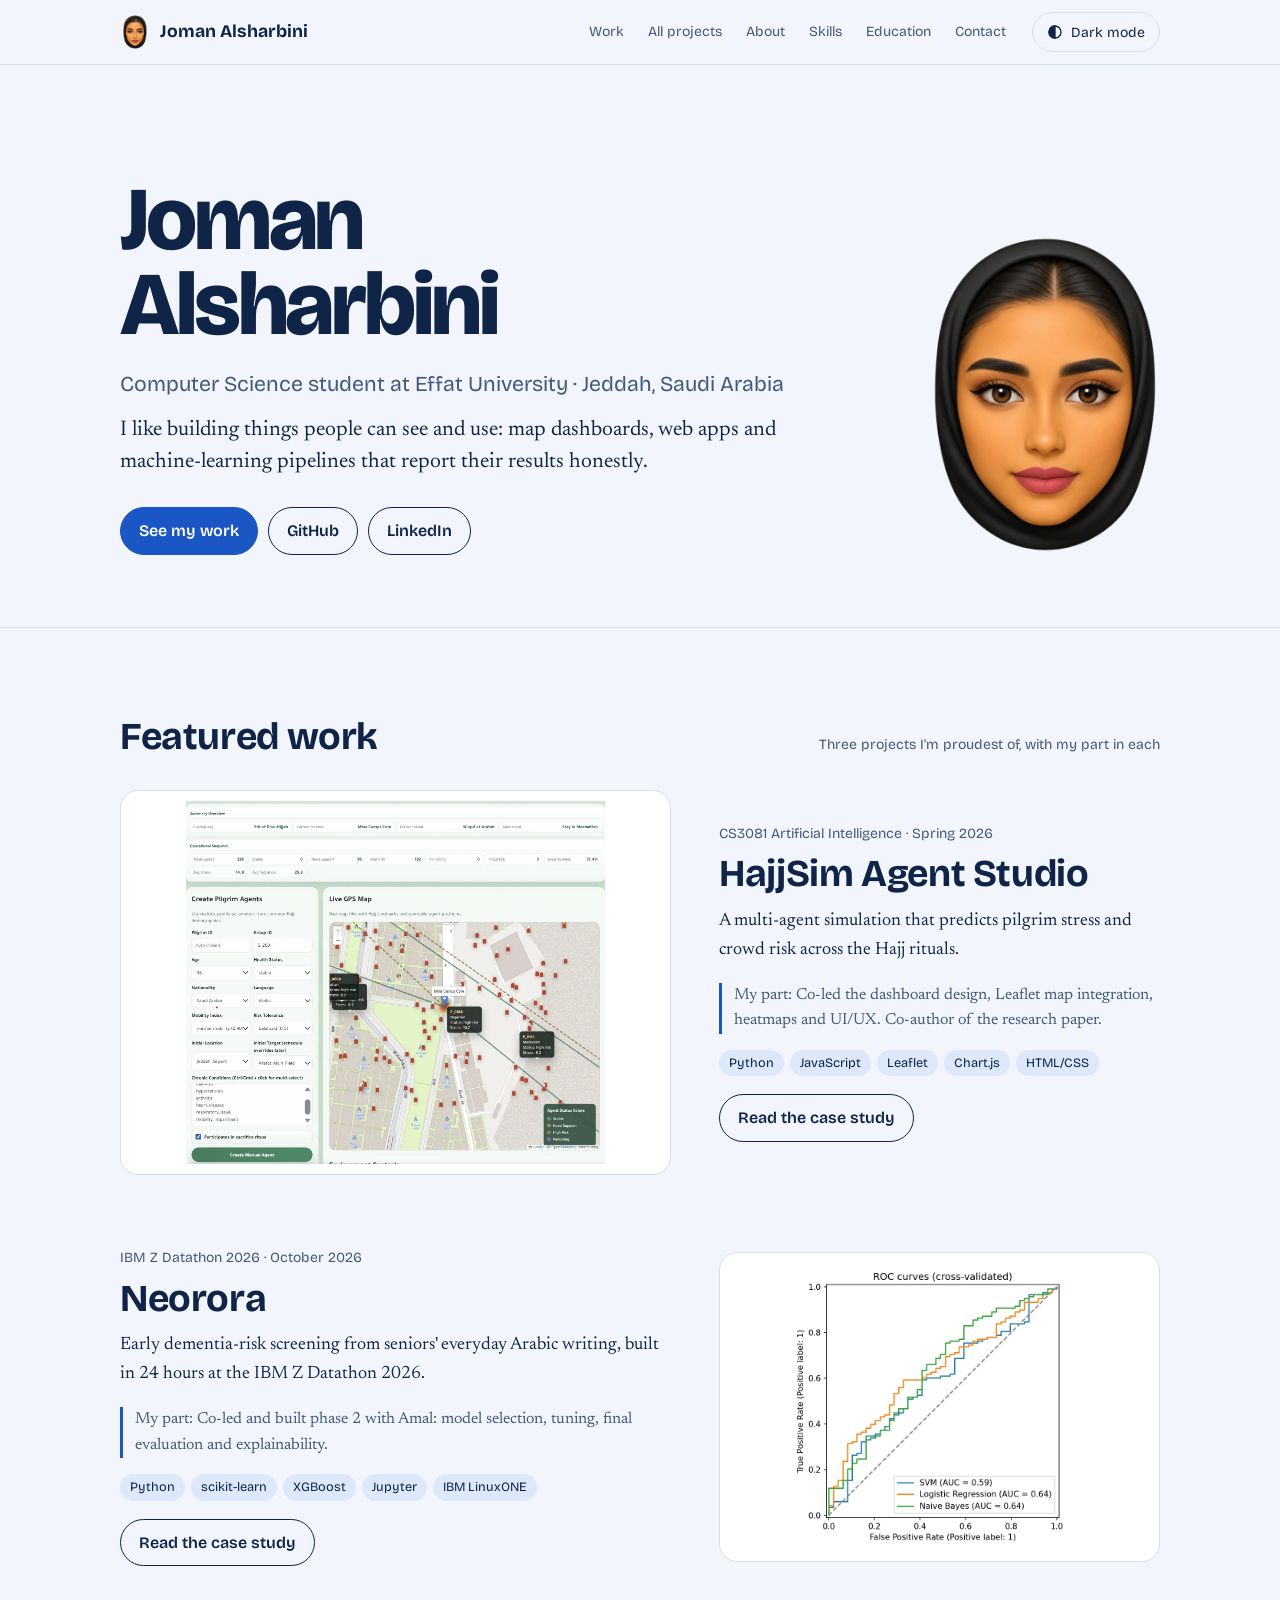
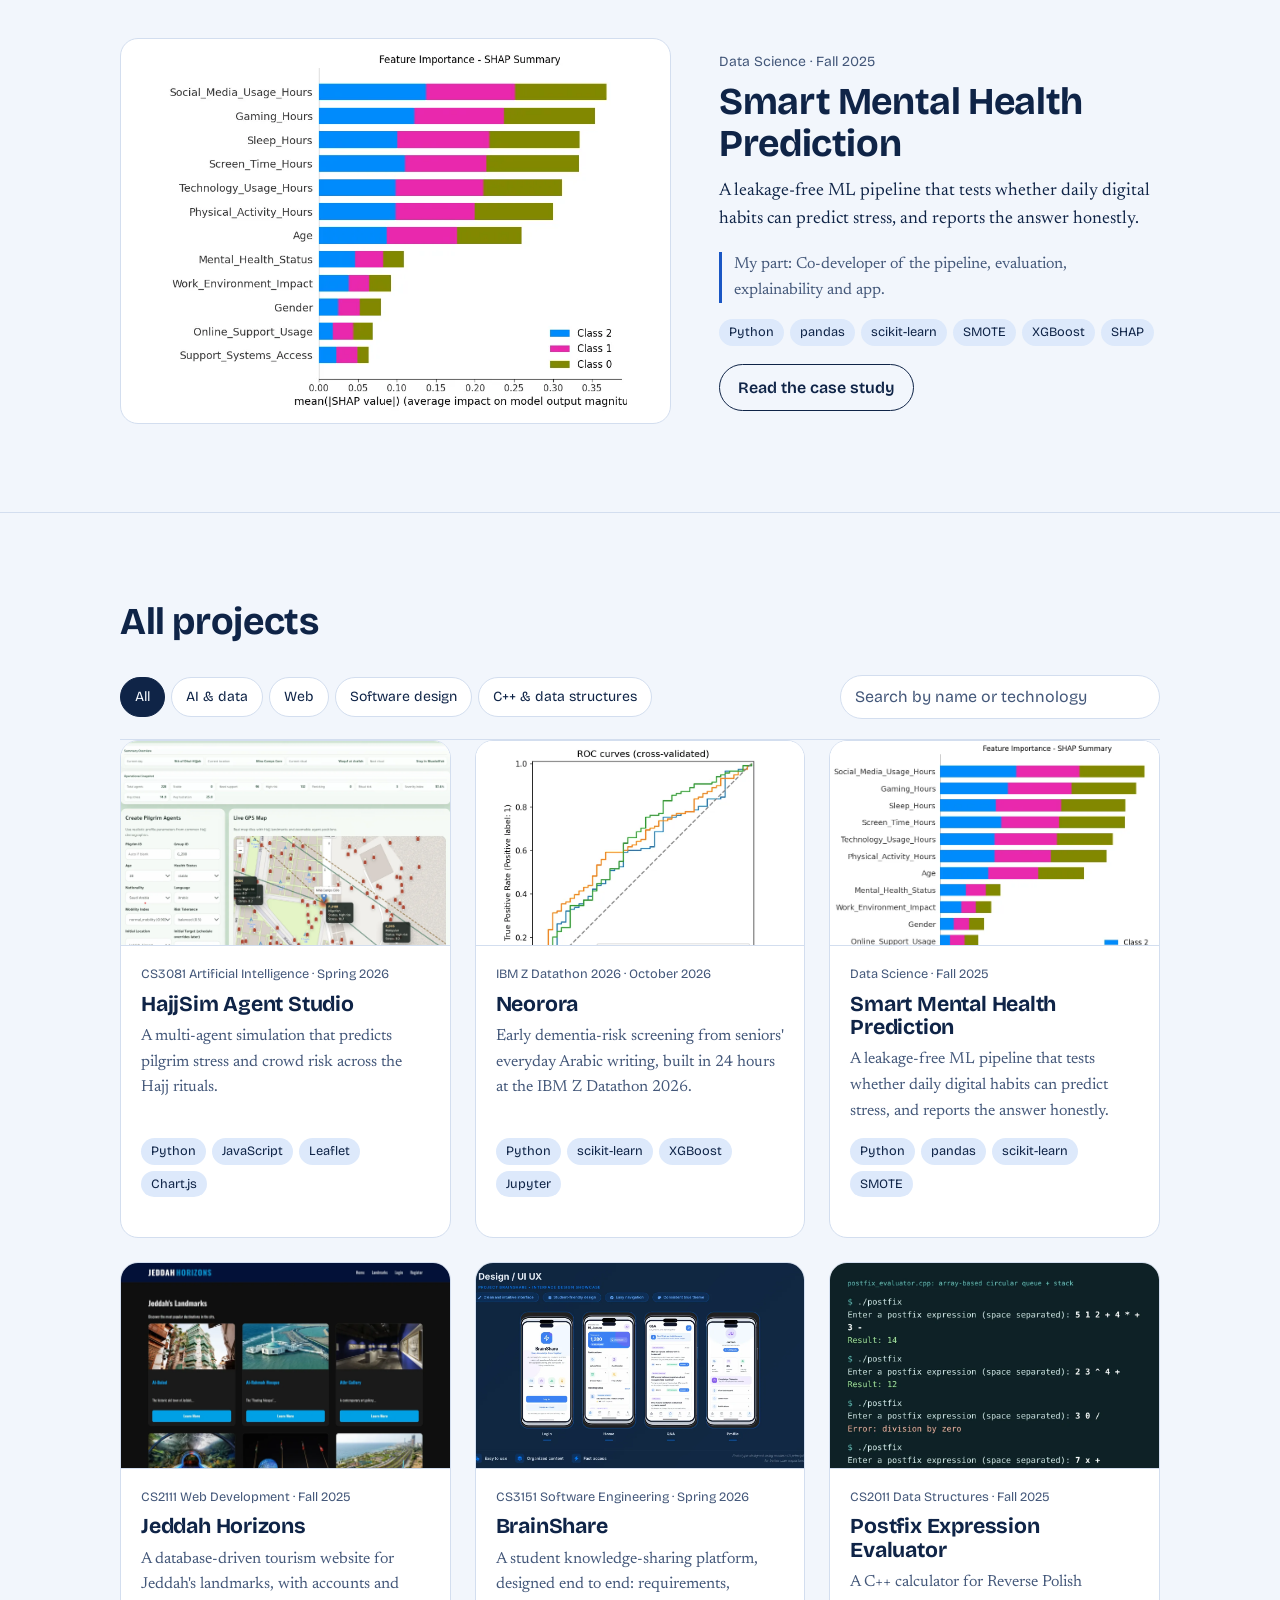
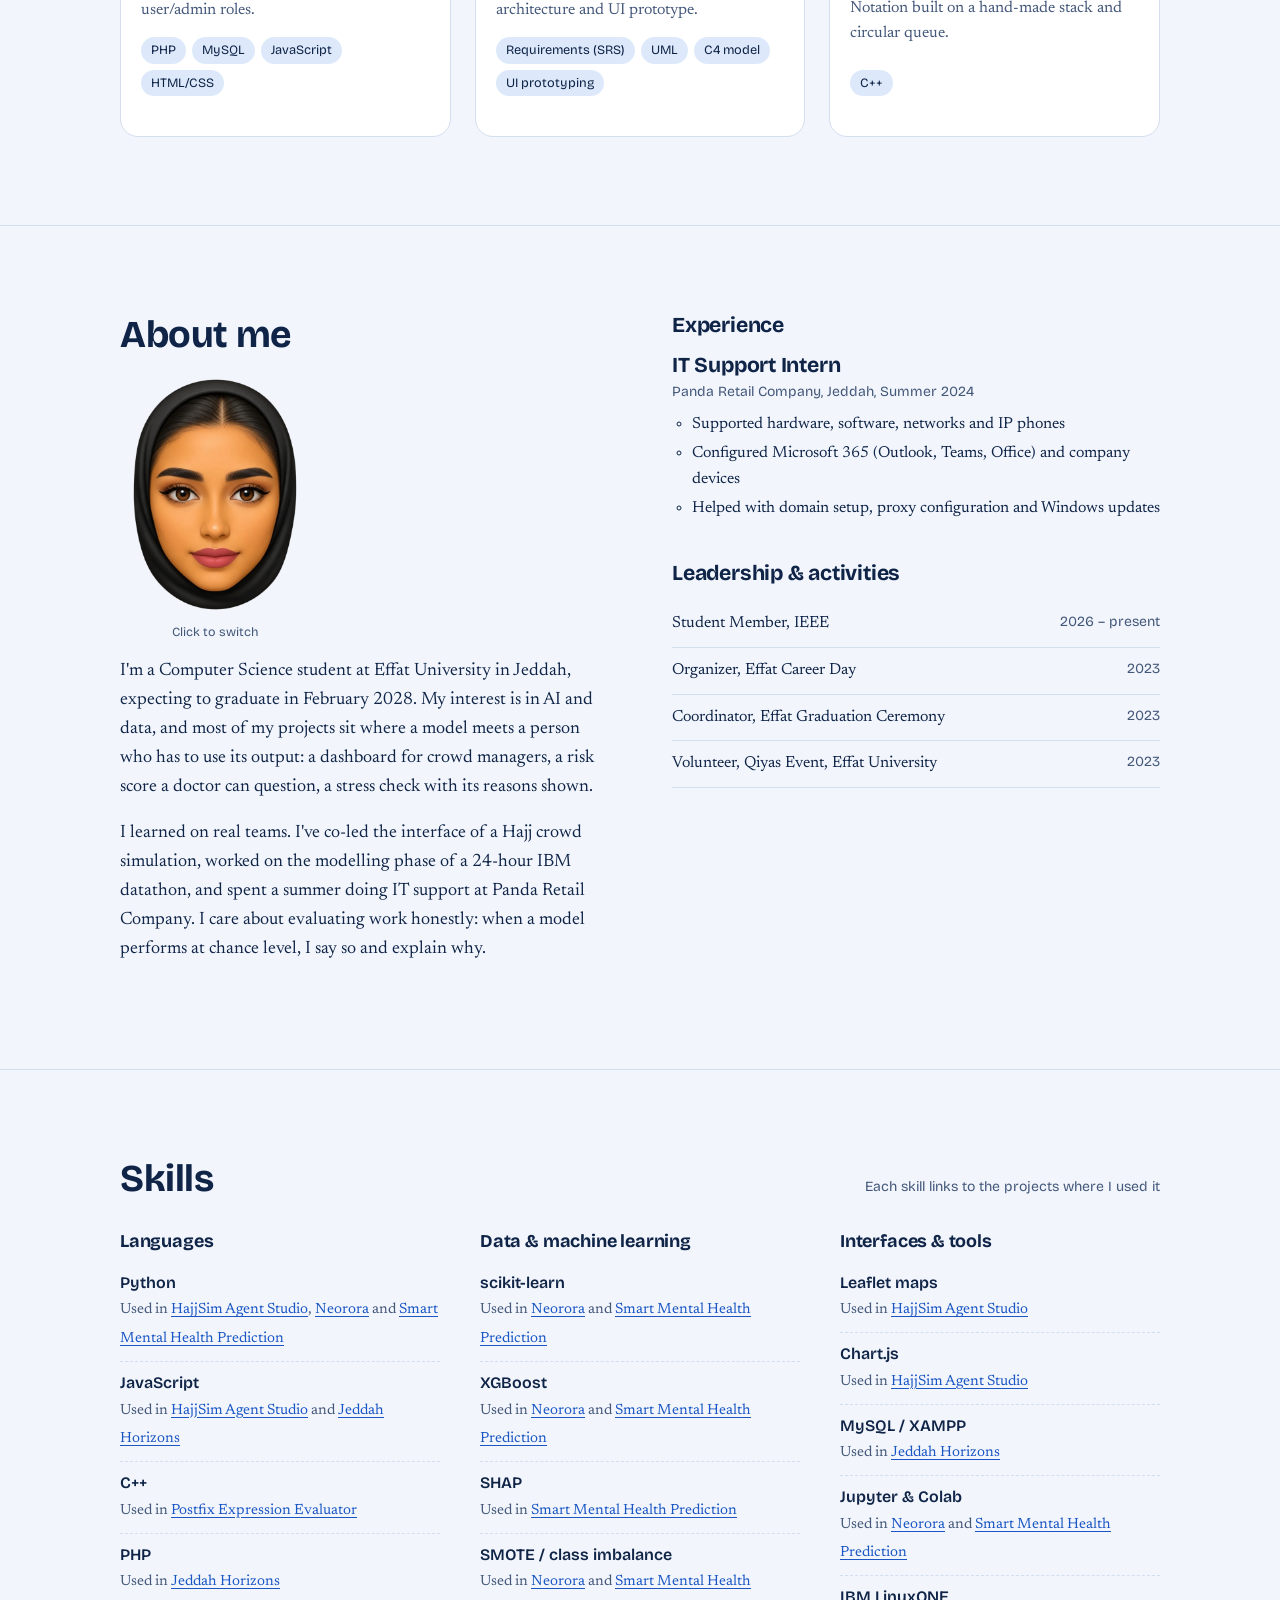
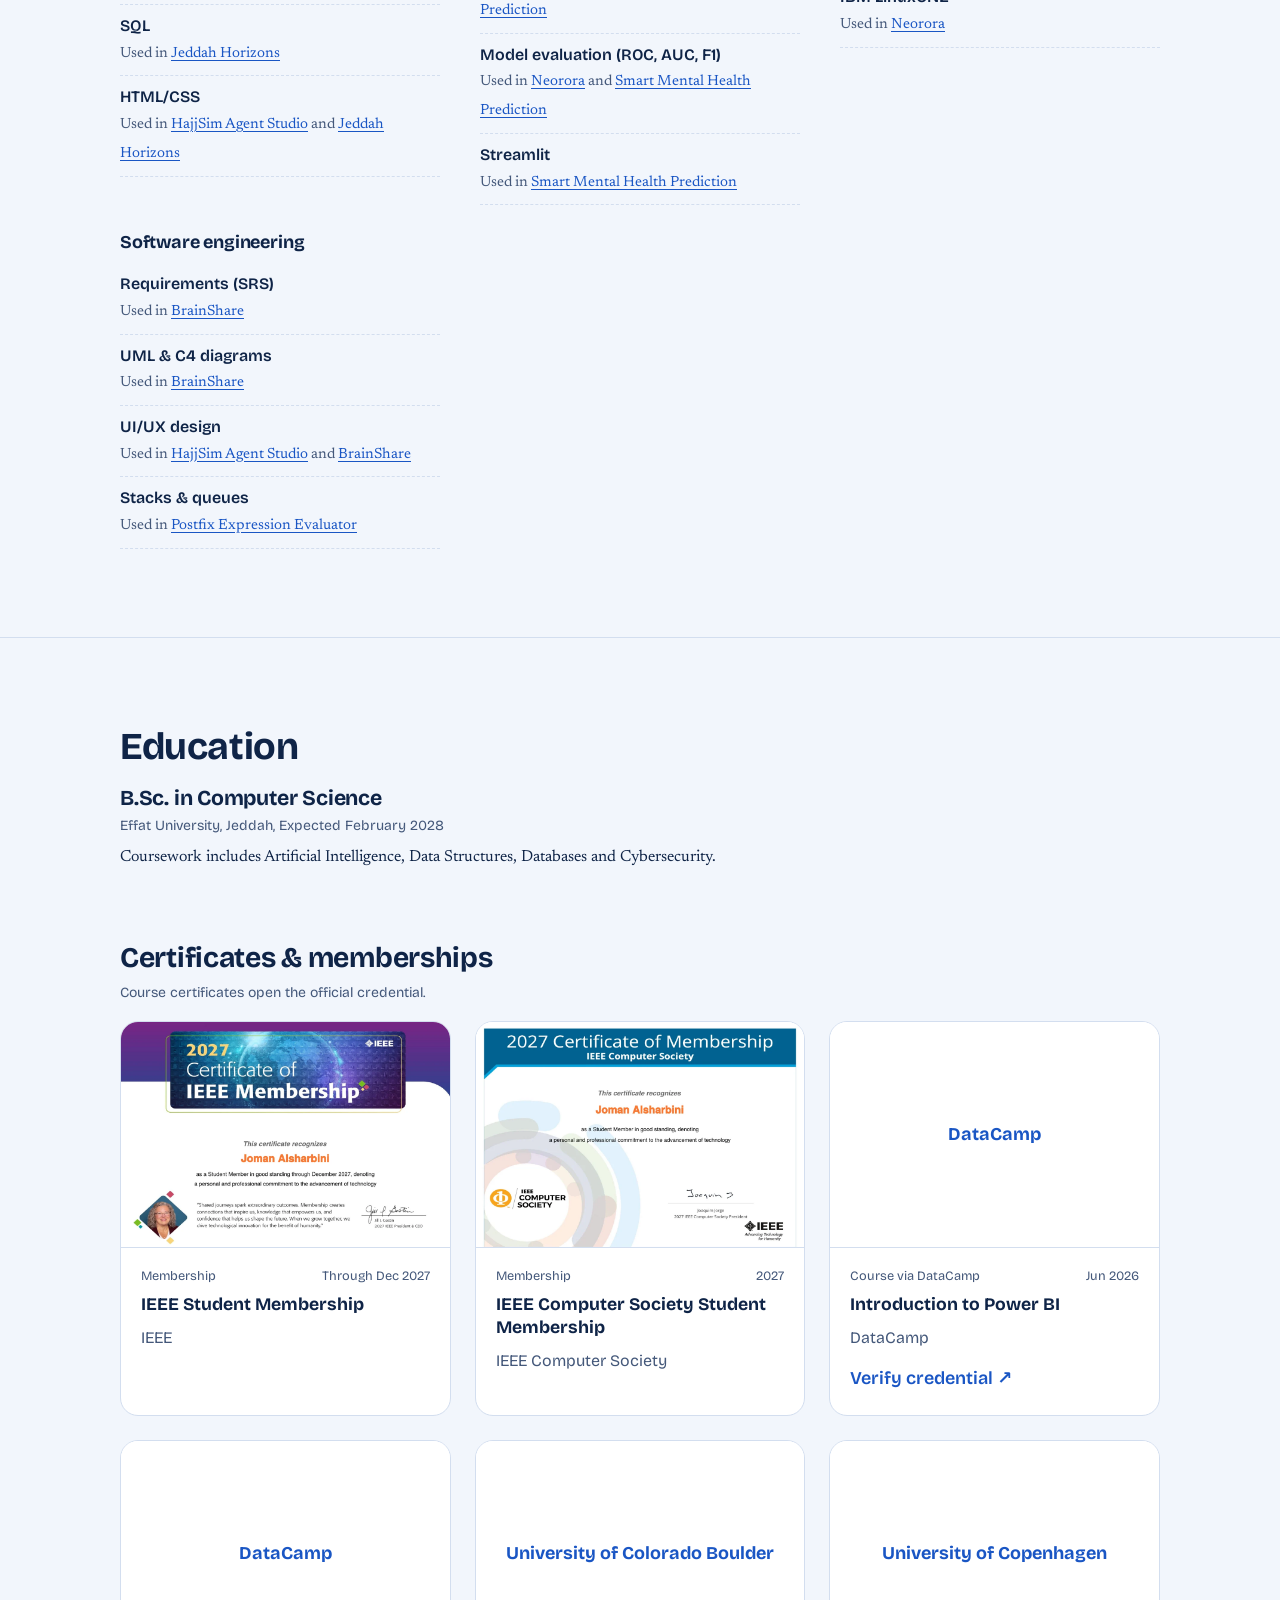
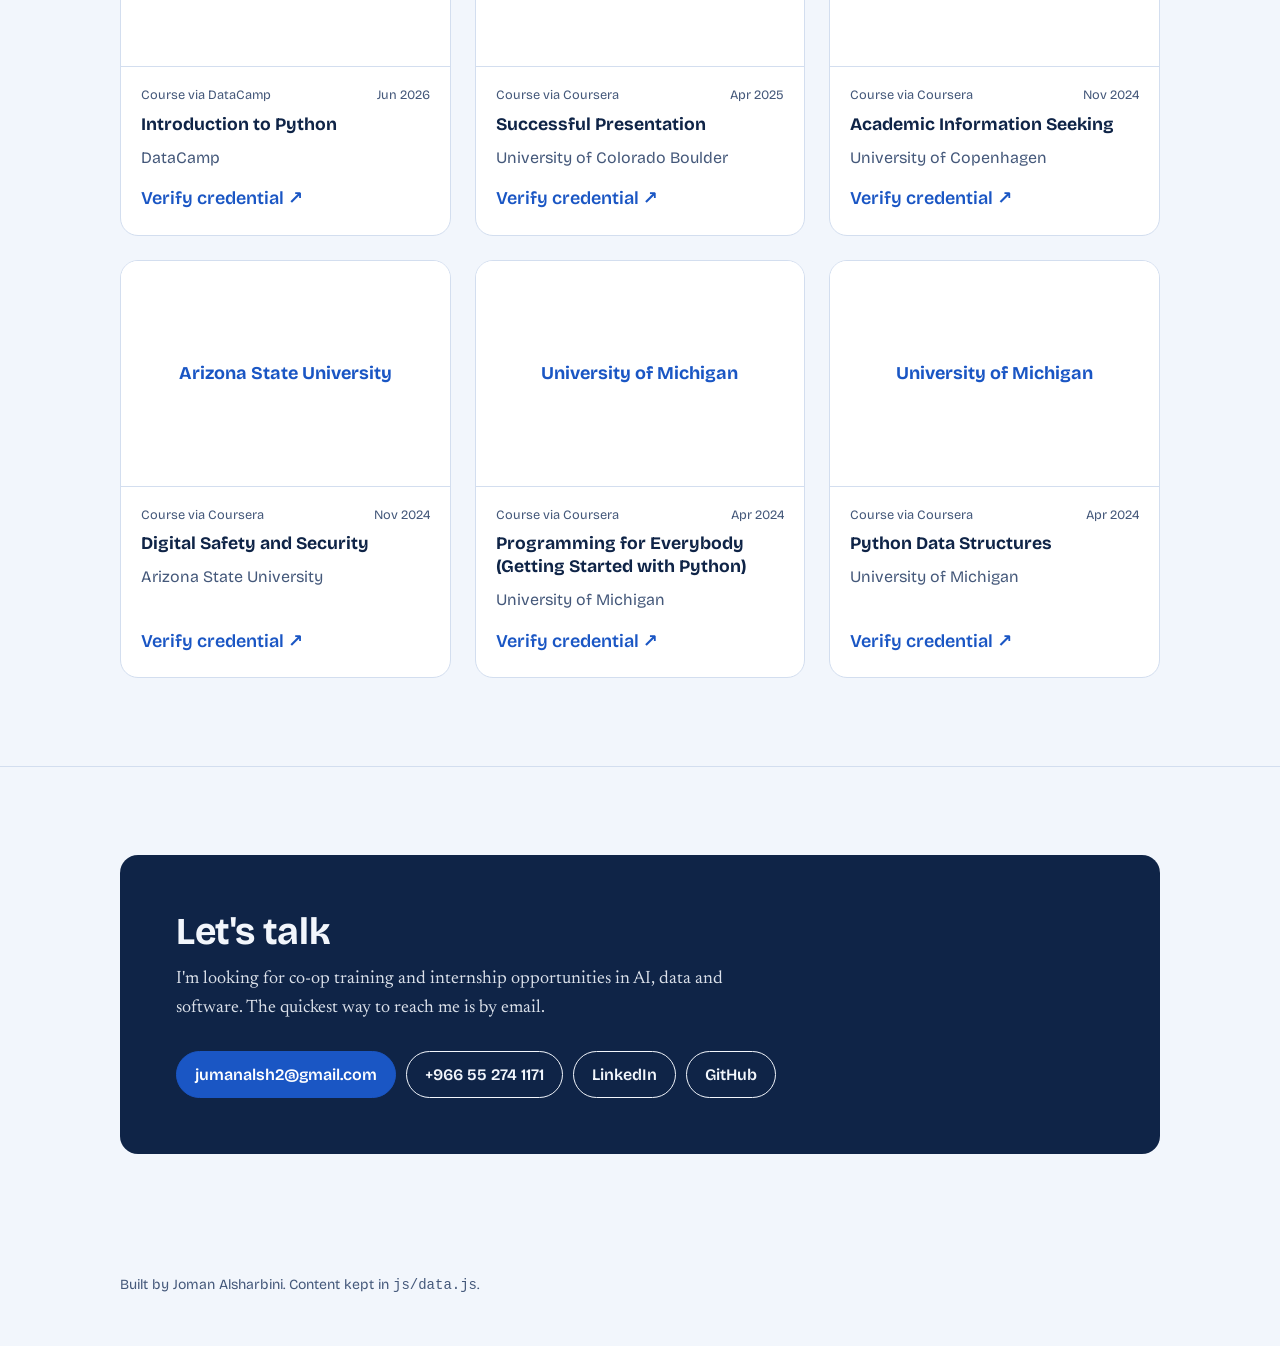
<file: index.html>
<!doctype html>
<html lang="en">
<head>
  <meta charset="utf-8">
  <meta name="viewport" content="width=device-width, initial-scale=1">
  <title>Joman Alsharbini · Computer Science Portfolio</title>
  <meta name="description" content="Projects by Joman Alsharbini, Computer Science student at Effat University: Hajj crowd simulation, dementia-risk screening at the IBM Z Datathon, ML pipelines and web apps.">
  <link rel="canonical" href="https://jualsh2.github.io/">
  <meta property="og:type" content="website">
  <meta property="og:title" content="Joman Alsharbini · Computer Science Portfolio">
  <meta property="og:description" content="AI, data and web projects by a Computer Science student at Effat University, Jeddah.">
  <meta property="og:url" content="https://jualsh2.github.io/">
  <meta property="og:image" content="https://jualsh2.github.io/assets/og.png">
  <meta name="twitter:card" content="summary_large_image">
  <meta name="theme-color" content="#1a56c4">
  <link rel="icon" href="assets/img/avatar.webp" type="image/webp">
  <link rel="apple-touch-icon" href="assets/apple-touch-icon.png">
  <link rel="preconnect" href="https://fonts.googleapis.com">
  <link rel="preconnect" href="https://fonts.gstatic.com" crossorigin>
  <link href="https://fonts.googleapis.com/css2?family=Bricolage+Grotesque:opsz,wght@12..96,400;12..96,600;12..96,700;12..96,800&family=Newsreader:ital,opsz,wght@0,6..72,400;0,6..72,500;1,6..72,400&display=swap" rel="stylesheet">
  <link rel="stylesheet" href="css/style.css?v=20261102">
  <script>
    try { var t = localStorage.getItem("theme"); if (t) document.documentElement.setAttribute("data-theme", t); } catch (e) {}
  </script>
</head>
<body>
  <a class="skip" href="#main">Skip to content</a>

  <header class="site-header">
    <div class="wrap">
      <a class="brand" href="#top"><img class="brand-mark" src="assets/img/bitmoji.webp" alt="" width="30" height="30"><span>Joman Alsharbini</span></a>
      <nav class="nav" aria-label="Sections">
        <a href="#work">Work</a>
        <a href="#projects">All projects</a>
        <a href="#about">About</a>
        <a href="#skills">Skills</a>
        <a href="#education">Education</a>
        <a href="#contact">Contact</a>
      </nav>
      <button class="theme-toggle" type="button" data-theme-toggle aria-label="Switch colour theme">
        <svg aria-hidden="true" width="16" height="16" viewBox="0 0 24 24" fill="none" stroke="currentColor" stroke-width="2"><circle cx="12" cy="12" r="9"></circle><path d="M12 3a9 9 0 0 0 0 18z" fill="currentColor"></path></svg>
        <span data-theme-label>Theme</span>
      </button>
    </div>
  </header>

  <main id="main">
    <section class="hero" id="top">
      <div class="wrap hero-grid">
        <div>
          <h1><span>Joman</span><span>Alsharbini</span></h1>
          <p class="role" data-field="role"></p>
          <p class="intro" data-field="intro"></p>
          <div class="contact-row">
            <a class="btn primary" href="#work">See my work</a>
            <a class="btn" data-link="github" href="#">GitHub</a>
            <a class="btn" data-link="linkedin" href="#">LinkedIn</a>
          </div>
        </div>
        <div class="hero-avatar"><img data-field="avatar" alt="Illustrated avatar of Joman" width="516" height="720"></div>
      </div>
    </section>

    <section class="block" id="work" aria-labelledby="work-h">
      <div class="wrap">
        <div class="block-head">
          <h2 id="work-h">Featured work</h2>
          <p>Three projects I'm proudest of, with my part in each</p>
        </div>
        <div class="featured" data-featured></div>
      </div>
    </section>

    <section class="block" id="projects" aria-labelledby="projects-h">
      <div class="wrap">
        <div class="block-head">
          <h2 id="projects-h">All projects</h2>
        </div>
        <div class="controls">
          <div class="filters" role="group" aria-label="Filter by area" data-filters></div>
          <div class="search">
            <label class="visually-hidden" for="q">Search projects</label>
            <input id="q" type="search" placeholder="Search by name or technology" autocomplete="off" data-search>
          </div>
        </div>
        <ul class="project-list" data-project-list></ul>
        <p class="visually-hidden" aria-live="polite" data-count></p>
      </div>
    </section>

    <section class="block" id="about" aria-labelledby="about-h">
      <div class="wrap two-col">
        <div class="prose">
          <h2 id="about-h" class="sub-h" style="font-size: var(--step-3); margin-bottom: 20px">About me</h2>
          <button type="button" class="portrait" data-portrait aria-pressed="false" aria-label="Switch between my photo and my avatar">
            <img class="p-avatar" src="assets/img/bitmoji.webp" alt="Illustrated avatar of Joman" width="516" height="720">
            <img class="p-photo" src="assets/img/joman-photo.webp" alt="Photo of Joman" width="720" height="989" loading="lazy">
            <span class="portrait-hint">Click to switch</span>
          </button>
          <div data-about></div>
        </div>
        <div>
          <h3 class="sub-h">Experience</h3>
          <ol class="timeline" data-experience></ol>
          <h3 class="sub-h" style="margin-top: 36px">Leadership &amp; activities</h3>
          <ul class="simple-list" data-leadership></ul>
        </div>
      </div>
    </section>

    <section class="block" id="skills" aria-labelledby="skills-h">
      <div class="wrap">
        <div class="block-head">
          <h2 id="skills-h">Skills</h2>
          <p>Each skill links to the projects where I used it</p>
        </div>
        <div class="skill-groups" data-skills></div>
      </div>
    </section>

    <section class="block" id="education" aria-labelledby="edu-h">
      <div class="wrap">
        <div>
          <h2 id="edu-h" class="sub-h" style="font-size: var(--step-3); margin-bottom: 20px">Education</h2>
          <ol class="timeline edu-list" data-education></ol>
        </div>
        <div style="margin-top: 56px">
          <h3 class="sub-h" style="font-size: var(--step-2)">Certificates &amp; memberships</h3>
          <p class="meta" style="margin:-8px 0 16px">Course certificates open the official credential.</p>
          <ul class="cert-grid" data-certificates></ul>
        </div>
      </div>
    </section>

    <section class="block" id="contact" aria-labelledby="contact-h">
      <div class="wrap">
        <div class="contact">
          <h2 id="contact-h">Let's talk</h2>
          <p>I'm looking for co-op training and internship opportunities in AI, data and software. The quickest way to reach me is by email.</p>
          <div class="contact-row" data-contact></div>
        </div>
      </div>
    </section>
  </main>

  <footer class="site-footer">
    <div class="wrap">Built by Joman Alsharbini. Content kept in <code>js/data.js</code>.</div>
  </footer>

  <script src="js/data.js?v=20261102"></script>
  <script src="js/main.js?v=20261102"></script>
</body>
</html>
</file>
<file: css/style.css>
/* ---------- Tokens ---------- */
:root {
  --ground: #f2f6fc;
  --surface: #ffffff;
  --ink: #0f2447;
  --ink-soft: #44587a;
  --line: #d3deef;
  --accent: #1a56c4;
  --accent-ink: #ffffff;
  --accent-soft: #dde9fb;
  --sand: #efe7d8;
  --focus: #c25a00;

  --display: "Bricolage Grotesque", "Segoe UI", system-ui, sans-serif;
  --body: "Newsreader", Georgia, "Times New Roman", serif;
  --ui: "Bricolage Grotesque", "Segoe UI", system-ui, sans-serif;

  --step--1: 0.875rem;
  --step-0: 1.125rem;
  --step-1: 1.333rem;
  --step-2: 1.777rem;
  --step-3: 2.369rem;
  --step-4: clamp(2.6rem, 6vw + 1rem, 5.6rem);

  --wrap: 1120px;
  --gutter: clamp(16px, 4vw, 40px);
  --radius-lg: 18px;
  --radius-sm: 8px;
}

:root[data-theme="dark"] {
  --ground: #0a1630;
  --surface: #101f40;
  --ink: #e6eefc;
  --ink-soft: #a9bbdb;
  --line: #243a66;
  --accent: #7fb0ff;
  --accent-ink: #06142e;
  --accent-soft: #16294f;
  --sand: #2a2a22;
  --focus: #ffb36b;
}
@media (prefers-color-scheme: dark) {
  :root:not([data-theme="light"]) {
    --ground: #0a1630;
    --surface: #101f40;
    --ink: #e6eefc;
    --ink-soft: #a9bbdb;
    --line: #243a66;
    --accent: #7fb0ff;
    --accent-ink: #06142e;
    --accent-soft: #16294f;
    --sand: #2a2a22;
    --focus: #ffb36b;
  }
}

/* ---------- Base ---------- */
*, *::before, *::after { box-sizing: border-box; }
html { scroll-behavior: smooth; -webkit-text-size-adjust: 100%; }
@media (prefers-reduced-motion: reduce) { html { scroll-behavior: auto; } *, *::before, *::after { animation: none !important; transition: none !important; } }
body {
  margin: 0;
  background: var(--ground);
  color: var(--ink);
  font-family: var(--body);
  font-size: var(--step-0);
  line-height: 1.6;
  overflow-x: hidden;
}
img { max-width: 100%; height: auto; display: block; }
a { color: var(--accent); text-underline-offset: 3px; }
a:hover { text-decoration-thickness: 2px; }
:focus-visible { outline: 3px solid var(--focus); outline-offset: 3px; border-radius: 4px; }
h1, h2, h3 { font-family: var(--display); line-height: 1.1; margin: 0; letter-spacing: -0.01em; }
p { margin: 0 0 1em; }
.wrap { width: 100%; max-width: var(--wrap); margin: 0 auto; padding: 0 var(--gutter); }
.visually-hidden { position: absolute; width: 1px; height: 1px; overflow: hidden; clip: rect(0 0 0 0); white-space: nowrap; }
.skip { position: absolute; left: 12px; top: -60px; background: var(--accent); color: var(--accent-ink); padding: 10px 14px; border-radius: var(--radius-sm); font-family: var(--ui); z-index: 20; }
.skip:focus { top: 12px; }

/* ---------- Header ---------- */
.site-header { position: sticky; top: 0; z-index: 10; background: color-mix(in srgb, var(--ground) 88%, transparent); backdrop-filter: blur(10px); border-bottom: 1px solid var(--line); }
.site-header .wrap { display: flex; align-items: center; gap: 16px; min-height: 64px; }
.brand { font-family: var(--display); font-weight: 700; font-size: 1.1rem; color: var(--ink); text-decoration: none; margin-right: auto; }
.nav { display: flex; gap: 4px; flex-wrap: wrap; }
.nav a { font-family: var(--ui); font-size: var(--step--1); color: var(--ink-soft); text-decoration: none; padding: 8px 10px; border-radius: var(--radius-sm); }
.nav a:hover { color: var(--ink); background: var(--accent-soft); }
.theme-toggle { font-family: var(--ui); font-size: var(--step--1); background: transparent; color: var(--ink); border: 1px solid var(--line); border-radius: 999px; padding: 8px 14px; min-height: 40px; cursor: pointer; display: inline-flex; align-items: center; gap: 8px; }
.theme-toggle:hover { border-color: var(--accent); }
@media (max-width: 760px) { .nav { display: none; } }

/* ---------- Hero ---------- */
.hero { padding: clamp(48px, 9vw, 112px) 0 clamp(40px, 6vw, 72px); }
.hero-grid { display: grid; grid-template-columns: minmax(0, 1fr) auto; gap: clamp(24px, 5vw, 64px); align-items: end; }
.hero h1 { font-size: var(--step-4); font-weight: 800; letter-spacing: -0.035em; line-height: 0.95; }
.hero h1 span { display: block; }
.hero .role { font-family: var(--ui); font-size: var(--step-1); color: var(--ink-soft); margin: 20px 0 14px; }
.hero .intro { max-width: 34em; font-size: var(--step-1); line-height: 1.5; }
.hero-avatar { width: clamp(130px, 19vw, 230px); flex: none; }
.hero-avatar img { display: block; width: 100%; height: auto; border: 0; }
.contact-row { display: flex; flex-wrap: wrap; gap: 10px; margin-top: 28px; }
.btn { font-family: var(--ui); font-size: 1rem; font-weight: 600; display: inline-flex; align-items: center; gap: 8px; min-height: 46px; padding: 10px 18px; border-radius: 999px; text-decoration: none; border: 1.5px solid var(--ink); color: var(--ink); background: transparent; }
.btn:hover { background: var(--ink); color: var(--ground); }
.btn.primary { background: var(--accent); border-color: var(--accent); color: var(--accent-ink); }
.btn.primary:hover { filter: brightness(1.08); }
.btn svg { width: 18px; height: 18px; flex: none; }
@media (max-width: 640px) {
  .hero-grid { grid-template-columns: 1fr; }
  .hero-avatar { order: -1; }
}

/* ---------- Sections ---------- */
section.block { padding: clamp(48px, 7vw, 88px) 0; border-top: 1px solid var(--line); }
.block-head { display: flex; flex-wrap: wrap; align-items: baseline; justify-content: space-between; gap: 12px 24px; margin-bottom: 32px; }
.block-head h2 { font-size: var(--step-3); font-weight: 700; }
.block-head p { margin: 0; color: var(--ink-soft); font-family: var(--ui); font-size: var(--step--1); }

/* ---------- Featured projects ---------- */
.featured { display: flex; flex-direction: column; gap: clamp(40px, 6vw, 72px); }
.feature { display: grid; grid-template-columns: 1.25fr 1fr; gap: clamp(20px, 4vw, 48px); align-items: center; }
.feature:nth-child(even) .feature-media { order: 2; }
.feature-media { background: var(--surface); border: 1px solid var(--line); border-radius: var(--radius-lg); padding: 10px; }
.feature-media img { border-radius: 10px; width: 100%; aspect-ratio: 16 / 11; object-fit: contain; background: #fff; }
.feature .context { font-family: var(--ui); font-size: var(--step--1); color: var(--ink-soft); margin-bottom: 8px; }
.feature h3 { font-size: var(--step-3); font-weight: 700; margin-bottom: 12px; }
.feature h3 a { color: inherit; text-decoration: none; }
.feature h3 a:hover { color: var(--accent); }
.feature .role-line { font-size: 1rem; border-left: 3px solid var(--accent); padding-left: 12px; margin: 16px 0; color: var(--ink-soft); }
.tags { display: flex; flex-wrap: wrap; gap: 6px; list-style: none; padding: 0; margin: 0 0 18px; }
.tags li { font-family: var(--ui); font-size: 0.8rem; padding: 3px 10px; border-radius: 999px; background: var(--accent-soft); color: var(--ink); }
@media (max-width: 820px) {
  .feature { grid-template-columns: 1fr; }
  .feature:nth-child(even) .feature-media { order: 0; }
}

/* ---------- All projects ---------- */
.controls { display: flex; flex-wrap: wrap; gap: 12px; align-items: center; margin-bottom: 20px; }
.filters { display: flex; flex-wrap: wrap; gap: 6px; }
.filters button { font-family: var(--ui); font-size: var(--step--1); min-height: 40px; padding: 6px 14px; border-radius: 999px; border: 1px solid var(--line); background: var(--surface); color: var(--ink); cursor: pointer; }
.filters button[aria-pressed="true"] { background: var(--ink); color: var(--ground); border-color: var(--ink); }
.search { margin-left: auto; position: relative; flex: 1 1 220px; max-width: 320px; }
.search input { width: 100%; font-family: var(--ui); font-size: 1rem; min-height: 44px; padding: 8px 14px; border-radius: 999px; border: 1px solid var(--line); background: var(--surface); color: var(--ink); }
.search input::placeholder { color: var(--ink-soft); }
@media (max-width: 640px) { .search { margin-left: 0; max-width: none; } }
.project-list { list-style: none; margin: 0; padding: 0; border-top: 1px solid var(--line); }
.project-row { border-bottom: 1px solid var(--line); }
.project-row a { display: grid; grid-template-columns: 120px 14rem minmax(0, 1fr) 13rem; gap: 8px 24px; align-items: center; padding: 20px 4px; text-decoration: none; color: var(--ink); }
.project-row a:hover { background: var(--surface); }
.project-row h3 { font-size: var(--step-1); font-weight: 700; }
.project-row .tagline { margin: 0; color: var(--ink-soft); font-size: 1rem; }
.project-row .ctx { font-family: var(--ui); font-size: 0.8rem; color: var(--ink-soft); text-align: right; }
.empty { padding: 24px 4px; color: var(--ink-soft); font-family: var(--ui); }
@media (max-width: 900px) { .project-row a { grid-template-columns: 96px 1fr; } .project-row .tagline, .project-row .ctx { grid-column: 1 / -1; } .project-row .row-thumb { grid-row: span 1; } .project-row .ctx { text-align: left; } }

/* ---------- About / experience ---------- */
.two-col { display: grid; grid-template-columns: 1fr 1fr; gap: clamp(24px, 5vw, 64px); }
@media (max-width: 760px) { .two-col { grid-template-columns: 1fr; } }
.prose p { max-width: 36em; }
.timeline { list-style: none; margin: 0; padding: 0; display: flex; flex-direction: column; gap: 24px; }
.timeline h3 { font-size: var(--step-1); font-weight: 700; }
.meta { font-family: var(--ui); font-size: var(--step--1); color: var(--ink-soft); margin: 4px 0 8px; }
.timeline ul { margin: 0; padding-left: 20px; }
.timeline ul li { margin-bottom: 4px; font-size: 1rem; }
.sub-h { font-family: var(--display); font-size: var(--step-1); font-weight: 700; margin: 0 0 16px; }
.simple-list { list-style: none; margin: 0; padding: 0; }
.simple-list li { display: flex; justify-content: space-between; gap: 16px; padding: 10px 0; border-bottom: 1px solid var(--line); font-size: 1rem; }
.simple-list li span:last-child { font-family: var(--ui); font-size: var(--step--1); color: var(--ink-soft); white-space: nowrap; }

/* ---------- Skills ---------- */
.skill-groups { display: grid; grid-template-columns: repeat(auto-fit, minmax(240px, 1fr)); gap: 28px 40px; }
.skill-groups h3 { font-size: var(--step-0); font-weight: 700; margin-bottom: 10px; }
.skill-list { list-style: none; margin: 0; padding: 0; }
.skill-list li { padding: 8px 0; border-bottom: 1px dashed var(--line); }
.skill-name { font-family: var(--ui); font-weight: 600; font-size: 1rem; display: block; }
.skill-links { font-size: 0.92rem; color: var(--ink-soft); }
.skill-links a { color: var(--accent); }

/* ---------- Contact ---------- */
.contact { background: var(--ink); color: var(--ground); border-radius: var(--radius-lg); padding: clamp(28px, 5vw, 56px); }
.contact h2 { font-size: var(--step-3); margin-bottom: 12px; }
.contact p { max-width: 32em; opacity: 0.9; }
.contact .btn { border-color: var(--ground); color: var(--ground); }
.contact .btn:hover { background: var(--ground); color: var(--ink); }
.contact .btn.primary { background: var(--accent); border-color: var(--accent); color: var(--accent-ink); }
:root[data-theme="dark"] .contact { background: var(--surface); color: var(--ink); border: 1px solid var(--line); }
:root[data-theme="dark"] .contact .btn { border-color: var(--ink); color: var(--ink); }
:root[data-theme="dark"] .contact .btn:hover { background: var(--ink); color: var(--ground); }
:root[data-theme="dark"] .contact .btn.primary { background: var(--accent); color: var(--accent-ink); border-color: var(--accent); }
@media (prefers-color-scheme: dark) {
  :root:not([data-theme="light"]) .contact { background: var(--surface); color: var(--ink); border: 1px solid var(--line); }
  :root:not([data-theme="light"]) .contact .btn { border-color: var(--ink); color: var(--ink); }
  :root:not([data-theme="light"]) .contact .btn:hover { background: var(--ink); color: var(--ground); }
  :root:not([data-theme="light"]) .contact .btn.primary { background: var(--accent); color: var(--accent-ink); border-color: var(--accent); }
}

.site-footer { padding: 32px 0 48px; font-family: var(--ui); font-size: var(--step--1); color: var(--ink-soft); }

/* ---------- Case study ---------- */
.crumb { font-family: var(--ui); font-size: var(--step--1); display: inline-block; margin: 32px 0 24px; }
.case-head .context { font-family: var(--ui); color: var(--ink-soft); font-size: var(--step--1); margin-bottom: 10px; }
.case-head h1 { font-size: clamp(2.2rem, 5vw + 1rem, 4.2rem); font-weight: 800; letter-spacing: -0.03em; }
.case-head .lead { font-size: var(--step-1); max-width: 34em; margin: 18px 0 24px; line-height: 1.5; }
.case-facts { display: grid; grid-template-columns: repeat(auto-fit, minmax(220px, 1fr)); gap: 0 32px; border-top: 1px solid var(--line); margin: 24px 0 40px; }
.case-facts div { padding: 14px 0; border-bottom: 1px solid var(--line); }
.case-facts dt { font-family: var(--ui); font-size: var(--step--1); color: var(--ink-soft); }
.case-facts dd { margin: 4px 0 0; font-size: 1rem; }
.case-cover { background: var(--surface); border: 1px solid var(--line); border-radius: var(--radius-lg); padding: 10px; margin-bottom: 48px; }
.case-cover img { border-radius: 10px; width: 100%; max-height: 620px; object-fit: contain; background: #fff; }
.case-body { display: grid; grid-template-columns: minmax(0, 1fr); gap: 40px; max-width: 760px; }
.case-body h2 { font-size: var(--step-2); font-weight: 700; margin-bottom: 12px; }
.case-body ul { padding-left: 22px; margin: 0; }
.case-body li { margin-bottom: 6px; }
.gallery { display: grid; gap: 28px; margin: 48px 0; }
.gallery figure { margin: 0; background: var(--surface); border: 1px solid var(--line); border-radius: var(--radius-lg); padding: 10px; }
.gallery img { border-radius: 10px; margin: 0 auto; max-height: 620px; width: auto; background: #fff; }
.gallery figcaption { font-family: var(--ui); font-size: var(--step--1); color: var(--ink-soft); padding: 10px 6px 2px; }
.code-sample { background: var(--ink); color: var(--ground); font-family: ui-monospace, Consolas, monospace; font-size: 0.95rem; padding: 20px; border-radius: var(--radius-lg); overflow-x: auto; white-space: pre; }
.case-links { display: flex; flex-wrap: wrap; gap: 10px; }
.next-proj { border-top: 1px solid var(--line); margin-top: 56px; padding-top: 24px; font-family: var(--ui); }

/* ---------- Load moment ---------- */
@keyframes rise { from { opacity: 0; transform: translateY(14px); } to { opacity: 1; transform: none; } }
.hero h1 span { animation: rise 0.7s cubic-bezier(.2,.7,.2,1) both; }
.hero h1 span:nth-child(2) { animation-delay: 0.12s; }

/* ---------- Brand mark ---------- */
.brand { display: inline-flex; align-items: center; gap: 10px; }
.brand-mark { width: 30px; height: auto; max-height: 34px; object-fit: contain; border: 0; }

/* ---------- About portrait (click to switch) ---------- */
.portrait { position: relative; display: block; width: clamp(110px, 14vw, 150px); aspect-ratio: 1; margin: 0 0 48px; padding: 0; border: 0; background: none; cursor: pointer; border-radius: 50%; -webkit-tap-highlight-color: transparent; }
.portrait img { position: absolute; inset: 0; width: 100%; height: 100%; object-fit: contain; transition: opacity .35s ease, transform .35s ease; }
.portrait .p-photo { object-fit: cover; object-position: 50% 30%; border-radius: 50%; opacity: 0; transform: scale(.96); }
.portrait[aria-pressed="true"] .p-photo { opacity: 1; transform: none; }
.portrait[aria-pressed="true"] .p-avatar { opacity: 0; transform: scale(.96); }
.portrait-hint { position: absolute; left: 50%; bottom: -26px; transform: translateX(-50%); font-family: var(--ui); font-size: .78rem; color: var(--ink-soft); white-space: nowrap; }
.portrait:focus-visible { outline: 3px solid var(--accent); outline-offset: 6px; }
@media (prefers-reduced-motion: reduce) { .portrait img { transition: none; } }

/* ---------- Certificates ---------- */
.cert-grid { list-style: none; margin: 0; padding: 0; display: grid; gap: 12px; }
.cert { display: flex; align-items: center; gap: 14px; padding: 14px 16px; background: var(--surface); border: 1px solid var(--line); border-radius: var(--radius-lg, 14px); text-decoration: none; color: var(--ink); transition: border-color .15s, box-shadow .15s; }
.cert:hover, .cert:focus-visible { border-color: var(--accent); box-shadow: 0 0 0 1px var(--accent); }
.cert-badge { flex: none; width: 42px; height: 42px; border-radius: 10px; background: var(--accent-soft); color: var(--accent); display: grid; place-items: center; font-family: var(--display); font-weight: 700; font-size: 1.15rem; }
.cert-main { flex: 1; min-width: 0; display: flex; flex-direction: column; gap: 2px; }
.cert-name { font-family: var(--ui); font-weight: 650; font-size: 1rem; line-height: 1.3; }
.cert-org { font-family: var(--ui); font-size: .92rem; color: var(--ink-soft); }
.cert-meta { display: flex; flex-wrap: wrap; gap: 4px 12px; font-family: var(--ui); font-size: .8rem; color: var(--ink-soft); }
.cert-go { flex: none; font-family: var(--ui); font-size: .85rem; font-weight: 600; color: var(--accent); padding: 6px 12px; border: 1.5px solid var(--accent); border-radius: 999px; }
.cert:hover .cert-go { background: var(--accent); color: var(--accent-ink); }
@media (max-width: 480px) { .cert-go { display: none; } }

/* portrait: rounded square, full framing */
.portrait { width: clamp(150px, 20vw, 190px); aspect-ratio: 4 / 5; border-radius: 14px; margin-bottom: 44px; }
.portrait .p-photo { border-radius: 14px; object-position: 50% 20%; box-shadow: 0 0 0 1px var(--line); }
.cert-img { flex: none; width: 96px; height: 68px; object-fit: cover; object-position: top; border-radius: 6px; border: 1px solid var(--line); background: #fff; }
@media (max-width: 480px) { .cert-img { width: 72px; height: 52px; } }
.row-thumb { width: 120px; height: 84px; object-fit: cover; object-position: top; border-radius: 8px; border: 1px solid var(--line); background: var(--surface); }
@media (max-width: 900px) { .row-thumb { width: 96px; height: 68px; } }
.cert-img { width: 132px; height: 94px; object-fit: contain; background: #fff; padding: 2px; }
@media (max-width: 480px) { .cert-img { width: 88px; height: 62px; } }

/* ---------- Card grids (projects, certificates) ---------- */
[data-project-list] { list-style: none; margin: 0; padding: 0; display: grid; grid-template-columns: repeat(auto-fill, minmax(290px, 1fr)); gap: 24px; }
.pcard-wrap { border: 0; }
.pcard, .cert { display: flex; flex-direction: column; height: 100%; background: var(--surface); border: 1px solid var(--line); border-radius: 18px; overflow: hidden; text-decoration: none; color: var(--ink); transition: border-color .15s, transform .15s; }
.pcard:hover, .pcard:focus-visible, .cert:hover, .cert:focus-visible { border-color: var(--accent); transform: translateY(-2px); }
.pcard img { width: 100%; aspect-ratio: 16 / 10; object-fit: cover; object-position: top; display: block; background: #fff; border-bottom: 1px solid var(--line); }
.pcard-body, .cert-body { padding: 18px 20px 22px; display: flex; flex-direction: column; gap: 8px; flex: 1; }
.pcard-meta, .cert-meta { margin: 0; display: flex; justify-content: space-between; gap: 12px; font-family: var(--ui); font-size: .8rem; color: var(--ink-soft); }
.pcard h3 { font-size: var(--step-1); font-weight: 700; }
.pcard-tag { margin: 0; color: var(--ink-soft); font-size: 1rem; }
.pcard .tags { margin-top: auto; padding-top: 6px; }
.cert-grid { grid-template-columns: repeat(auto-fill, minmax(290px, 1fr)); gap: 24px; }
.cert-media { aspect-ratio: 16 / 11; background: #fff; border-bottom: 1px solid var(--line); display: grid; place-items: center; overflow: hidden; }
.cert-media img { width: 100%; height: 100%; object-fit: contain; display: block; }
.cert-fallback { font-family: var(--display); font-weight: 700; color: var(--accent); padding: 16px; text-align: center; }
.cert-name { font-family: var(--ui); font-size: 1.1rem; font-weight: 700; line-height: 1.3; margin: 0; }
.cert-org { margin: 0; color: var(--ink-soft); font-size: 1rem; }
.cert-verify { margin-top: auto; padding-top: 6px; font-family: var(--ui); font-weight: 600; color: var(--accent); }
.edu-list { display: grid; grid-template-columns: repeat(auto-fit, minmax(280px, 1fr)); gap: 24px 48px; }
.cert { align-items: stretch; gap: 0; padding: 0; }
.cert-body { align-items: stretch; }
.cert-meta { flex-direction: row; }
.cert-name { display: block; }
.cert-media { width: 100%; }
</file>
